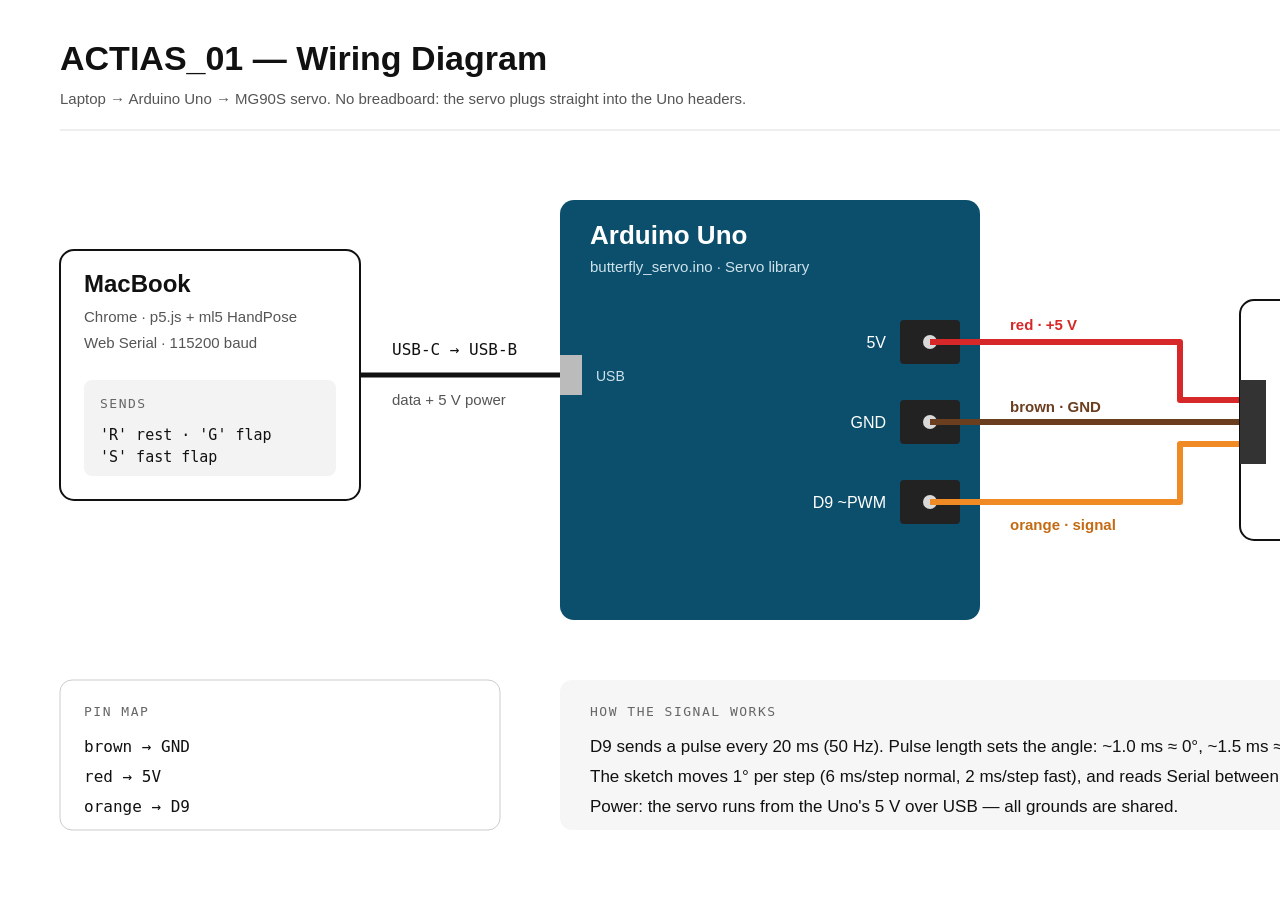
<file: docs/ACTIAS_01_wiring_diagram.html>
<!doctype html><html><head><meta charset="utf-8"><style>
html,body{margin:0;background:#fff}
svg{display:block}
text{font-family:Helvetica,Arial,sans-serif}
.mono{font-family:Menlo,"DejaVu Sans Mono",monospace}
.small{font-size:15px}
.lbl{font-size:13px;letter-spacing:1.5px}
</style></head><body>
<svg width="1600" height="900" viewBox="0 0 1600 900" xmlns="http://www.w3.org/2000/svg">
  <defs>
    <marker id="a" viewBox="0 0 10 10" refX="9" refY="5" markerWidth="7" markerHeight="7" orient="auto"><path d="M0,0 L10,5 L0,10 z" fill="#111"/></marker>
  </defs>
  <text fill="#111" x="60" y="70" font-size="34" font-weight="700">ACTIAS_01 — Wiring Diagram</text>
  <text x="60" y="104" class="small" fill="#555">Laptop → Arduino Uno → MG90S servo. No breadboard: the servo plugs straight into the Uno headers.</text>
  <line x1="60" y1="130" x2="1540" y2="130" stroke="#ddd"/>

  <!-- Laptop -->
  <rect x="60" y="250" width="300" height="250" rx="14" fill="#fff" stroke="#111" stroke-width="2"/>
  <text fill="#111" x="84" y="292" font-size="24" font-weight="700">MacBook</text>
  <text x="84" y="322" class="small" fill="#555">Chrome · p5.js + ml5 HandPose</text>
  <text x="84" y="348" class="small" fill="#555">Web Serial · 115200 baud</text>
  <rect x="84" y="380" width="252" height="96" rx="8" fill="#f3f3f3"/>
  <text x="100" y="408" class="lbl mono" fill="#666">SENDS</text>
  <text x="100" y="440" class="mono" font-size="15" fill="#111">'R' rest · 'G' flap</text><text x="100" y="462" class="mono" font-size="15" fill="#111">'S' fast flap</text>

  <!-- USB -->
  <line x1="360" y1="375" x2="560" y2="375" stroke="#111" stroke-width="5"/>
  <text fill="#111" x="392" y="355" class="mono" font-size="16">USB-C → USB-B</text>
  <text x="392" y="405" class="small" fill="#555">data + 5 V power</text>

  <!-- Arduino -->
  <rect x="560" y="200" width="420" height="420" rx="14" fill="#0b4f6c" />
  <text x="590" y="244" font-size="26" font-weight="700" fill="#fff">Arduino Uno</text>
  <text x="590" y="272" font-size="15" fill="#cfe3ec">butterfly_servo.ino · Servo library</text>
  <rect x="560" y="355" width="22" height="40" fill="#bbb"/>
  <text x="596" y="381" font-size="14" fill="#cfe3ec">USB</text>
  <!-- power header -->
  <g font-family="Menlo,DejaVu Sans Mono,monospace" font-size="16" fill="#fff">
    <rect x="900" y="320" width="60" height="44" rx="4" fill="#222"/><text x="886" y="348" text-anchor="end" fill="#fff">5V</text>
    <rect x="900" y="400" width="60" height="44" rx="4" fill="#222"/><text x="886" y="428" text-anchor="end" fill="#fff">GND</text>
    <rect x="900" y="480" width="60" height="44" rx="4" fill="#222"/><text x="886" y="508" text-anchor="end" fill="#fff">D9 ~PWM</text>
  </g>
  <circle cx="930" cy="342" r="7" fill="#d9d9d9"/><circle cx="930" cy="422" r="7" fill="#d9d9d9"/><circle cx="930" cy="502" r="7" fill="#d9d9d9"/>

  <!-- wires -->
  <path d="M930 342 H1180 V400 H1240" fill="none" stroke="#d62828" stroke-width="6" stroke-linejoin="round"/>
  <path d="M930 422 H1240" fill="none" stroke="#6b3e1f" stroke-width="6"/>
  <path d="M930 502 H1180 V444 H1240" fill="none" stroke="#f08a24" stroke-width="6" stroke-linejoin="round"/>
  <text x="1010" y="330" font-size="15" fill="#d62828" font-weight="700">red · +5 V</text>
  <text x="1010" y="412" font-size="15" fill="#6b3e1f" font-weight="700">brown · GND</text>
  <text x="1010" y="530" font-size="15" fill="#c46a12" font-weight="700">orange · signal</text>

  <!-- servo -->
  <rect x="1240" y="300" width="300" height="240" rx="14" fill="#fff" stroke="#111" stroke-width="2"/>
  <rect x="1240" y="380" width="26" height="84" fill="#333"/>
  <text fill="#111" x="1290" y="342" font-size="24" font-weight="700">MG90S servo</text>
  <text x="1290" y="372" class="small" fill="#555">metal gear · 180°</text>
  <text fill="#111" x="1290" y="420" class="mono" font-size="15">swing 60°–120°</text>
  <text fill="#111" x="1290" y="446" class="mono" font-size="15">rest 90°</text>
  <text x="1290" y="490" class="small" fill="#555">horn → 2 pushrods → wings</text>

  <!-- signal note -->
  <rect x="560" y="680" width="980" height="150" rx="12" fill="#f6f6f6"/>
  <text x="590" y="716" class="lbl mono" fill="#666">HOW THE SIGNAL WORKS</text>
  <text fill="#111" x="590" y="752" font-size="17">D9 sends a pulse every 20 ms (50 Hz). Pulse length sets the angle: ~1.0 ms ≈ 0°, ~1.5 ms ≈ 90°, ~2.0 ms ≈ 180°.</text>
  <text fill="#111" x="590" y="782" font-size="17">The sketch moves 1° per step (6 ms/step normal, 2 ms/step fast), and reads Serial between steps.</text>
  <text fill="#111" x="590" y="812" font-size="17">Power: the servo runs from the Uno's 5 V over USB — all grounds are shared.</text>

  <rect x="60" y="680" width="440" height="150" rx="12" fill="#fff" stroke="#ccc"/>
  <text x="84" y="716" class="lbl mono" fill="#666">PIN MAP</text>
  <text fill="#111" x="84" y="752" class="mono" font-size="16">brown  → GND</text>
  <text fill="#111" x="84" y="782" class="mono" font-size="16">red    → 5V</text>
  <text fill="#111" x="84" y="812" class="mono" font-size="16">orange → D9</text>
</svg></body></html>
</file>
